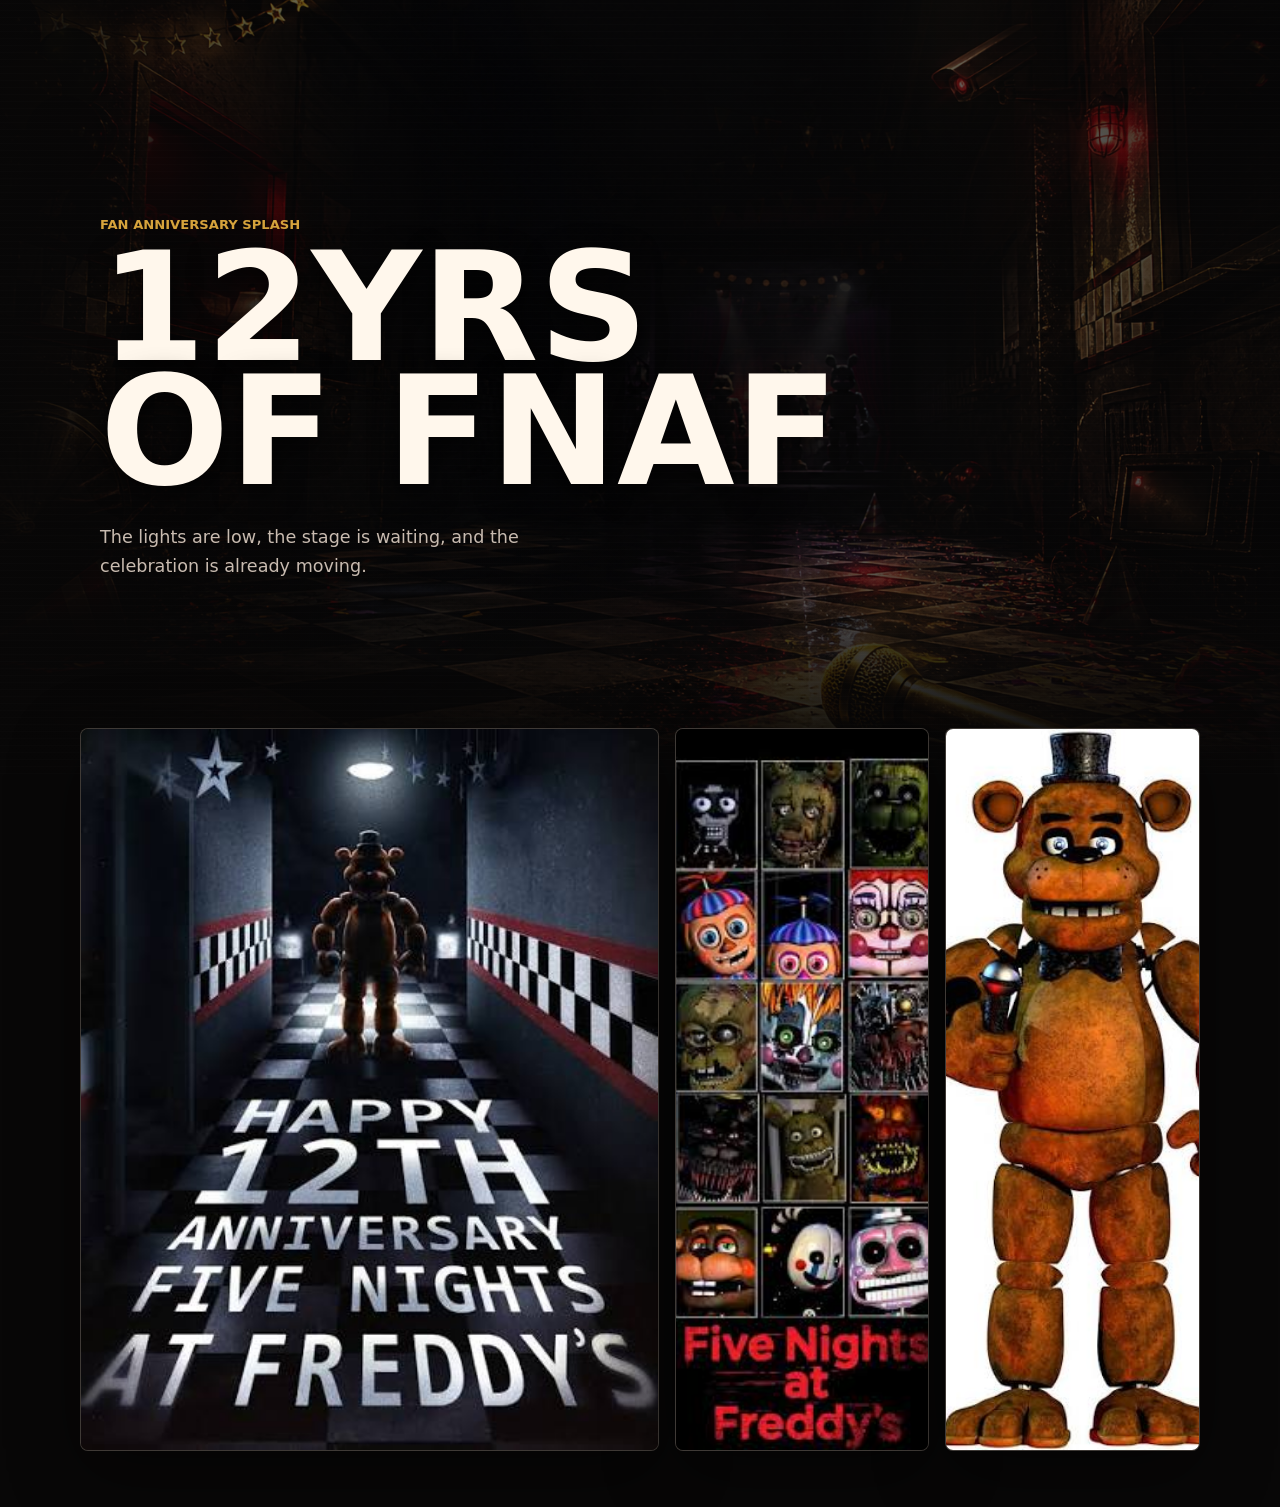
<file: index.html>
<!doctype html>
<html lang="en">
  <head>
    <meta charset="utf-8">
    <meta name="viewport" content="width=device-width, initial-scale=1">
    <title>12yrs of FNAF | Anniversary Fan Page</title>
    <meta
      name="description"
      content="A cinematic 12yrs of FNAF fan anniversary splash page built for GitHub Pages with social preview images and an automatic redirect."
    >
    <meta name="keywords" content="12yrs of fnaf, fnaf anniversary, five nights at freddy's, fan page, github pages">
    <meta name="author" content="12yrs of FNAF">
    <meta name="robots" content="index, follow">
    <meta name="theme-color" content="#0b0909">
    <link rel="canonical" href="https://fnaf-12years.iconrealms.net/">
    <link rel="icon" href="favicon.svg" type="image/svg+xml">
    <link rel="manifest" href="site.webmanifest">
    <link rel="preload" as="image" href="assets/hero-12yrs-fnaf.png">
    <link rel="preload" as="image" href="assets/anniversary-hall.jpeg">

    <meta property="og:type" content="website">
    <meta property="og:url" content="https://fnaf-12years.iconrealms.net/">
    <meta property="og:title" content="12yrs of FNAF">
    <meta
      property="og:description"
      content="A dark anniversary fan splash for 12 years of Five Nights at Freddy's."
    >
    <meta property="og:image" content="https://fnaf-12years.iconrealms.net/assets/hero-12yrs-fnaf.png">
    <meta property="og:site_name" content="12yrs of FNAF">
    <meta name="twitter:card" content="summary_large_image">
    <meta name="twitter:title" content="12yrs of FNAF">
    <meta
      name="twitter:description"
      content="A cinematic FNAF anniversary splash page with a spooky redirect."
    >
    <meta name="twitter:image" content="https://fnaf-12years.iconrealms.net/assets/hero-12yrs-fnaf.png">

    <link rel="stylesheet" href="styles.css">
    <noscript>
      <meta http-equiv="refresh" content="0; url=https://youareanidiot.cc/">
    </noscript>
    <script defer src="script.js"></script>
  </head>
  <body>
    <main class="site-shell" aria-label="12yrs of FNAF anniversary page">
      <section class="hero" aria-labelledby="page-title">
        <div class="hero__backdrop" aria-hidden="true"></div>
        <div class="hero__content">
          <p class="kicker">Fan anniversary splash</p>
          <h1 id="page-title">12yrs of FNAF</h1>
          <p class="hero__copy">The lights are low, the stage is waiting, and the celebration is already moving.</p>
        </div>
      </section>

      <section class="gallery" aria-label="Anniversary images">
        <article class="gallery__item gallery__item--wide">
          <img src="assets/anniversary-hall.jpeg" alt="A dark FNAF anniversary hallway reading Happy 12th Anniversary.">
        </article>
        <article class="gallery__item">
          <img src="assets/fnaf-cast.jpeg" alt="A grid collage of Five Nights at Freddy's characters.">
        </article>
        <article class="gallery__item">
          <img src="assets/freddy-render.jpeg" alt="A Freddy Fazbear character render holding a microphone.">
        </article>
      </section>
    </main>
  </body>
</html>
</file>
<file: styles.css>
:root {
  color-scheme: dark;
  --bg: #080707;
  --ink: #fff7ec;
  --muted: #c8bbb0;
  --red: #e0302d;
  --gold: #d6a33c;
  --line: rgba(255, 247, 236, 0.18);
}

* {
  box-sizing: border-box;
}

html {
  min-height: 100%;
  background: var(--bg);
}

body {
  min-height: 100%;
  margin: 0;
  font-family: Inter, ui-sans-serif, system-ui, -apple-system, BlinkMacSystemFont, "Segoe UI", sans-serif;
  background: radial-gradient(circle at 50% 0%, rgba(224, 48, 45, 0.16), transparent 34%), var(--bg);
  color: var(--ink);
}

img {
  display: block;
  width: 100%;
  height: 100%;
  object-fit: cover;
}

.site-shell {
  min-height: 100vh;
  overflow-x: hidden;
}

.hero {
  position: relative;
  display: grid;
  min-height: 86vh;
  isolation: isolate;
  overflow: hidden;
}

.hero__backdrop {
  position: absolute;
  inset: 0;
  z-index: -2;
  background-image:
    linear-gradient(90deg, rgba(8, 7, 7, 0.96) 0%, rgba(8, 7, 7, 0.42) 38%, rgba(8, 7, 7, 0.78) 100%),
    linear-gradient(180deg, transparent 68%, var(--bg) 100%),
    url("assets/hero-12yrs-fnaf.png");
  background-position: center;
  background-size: cover;
  transform: scale(1.02);
}

.hero::before {
  position: absolute;
  inset: 0;
  z-index: -1;
  content: "";
  background:
    repeating-linear-gradient(
      0deg,
      rgba(255, 255, 255, 0.035) 0,
      rgba(255, 255, 255, 0.035) 1px,
      transparent 1px,
      transparent 7px
    );
  mix-blend-mode: screen;
  opacity: 0.22;
  pointer-events: none;
}

.hero__content {
  width: min(1080px, calc(100% - 40px));
  margin: auto;
  padding: 96px 0 72px;
}

.kicker {
  margin: 0 0 14px;
  color: var(--gold);
  font-size: 0.82rem;
  font-weight: 800;
  letter-spacing: 0;
  text-transform: uppercase;
}

h1 {
  max-width: 760px;
  margin: 0;
  font-size: clamp(4.2rem, 14vw, 9.5rem);
  line-height: 0.82;
  letter-spacing: 0;
  text-transform: uppercase;
  text-wrap: balance;
  text-shadow: 0 8px 28px rgba(0, 0, 0, 0.68);
}

.hero__copy {
  max-width: 520px;
  margin: 28px 0 0;
  color: var(--muted);
  font-size: 1.1rem;
  line-height: 1.65;
}

.gallery {
  display: grid;
  grid-template-columns: minmax(0, 1.25fr) repeat(2, minmax(180px, 0.55fr));
  gap: 16px;
  width: min(1120px, calc(100% - 40px));
  margin: -46px auto 56px;
  position: relative;
  z-index: 2;
}

.gallery__item {
  min-height: 220px;
  overflow: hidden;
  border: 1px solid var(--line);
  border-radius: 8px;
  background: #15100d;
  box-shadow: 0 22px 70px rgba(0, 0, 0, 0.44);
}

.gallery__item--wide {
  min-height: 300px;
}

@media (max-width: 760px) {
  .hero {
    min-height: 82vh;
  }

  .hero__backdrop {
    background-image:
      linear-gradient(180deg, rgba(8, 7, 7, 0.52) 0%, rgba(8, 7, 7, 0.86) 58%, var(--bg) 100%),
      url("assets/hero-12yrs-fnaf.png");
    background-position: 56% center;
  }

  .hero__content {
    width: min(100% - 28px, 640px);
    padding: 72px 0 56px;
  }

  h1 {
    font-size: clamp(3.3rem, 24vw, 5.8rem);
  }

  .hero__copy {
    font-size: 1rem;
  }

  .gallery {
    grid-template-columns: 1fr;
    margin-top: -28px;
  }

  .gallery__item,
  .gallery__item--wide {
    min-height: auto;
    aspect-ratio: 16 / 10;
  }
}

@media (prefers-reduced-motion: reduce) {
  *,
  *::before,
  *::after {
    scroll-behavior: auto !important;
    animation-duration: 0.01ms !important;
    animation-iteration-count: 1 !important;
  }
}
</file>
